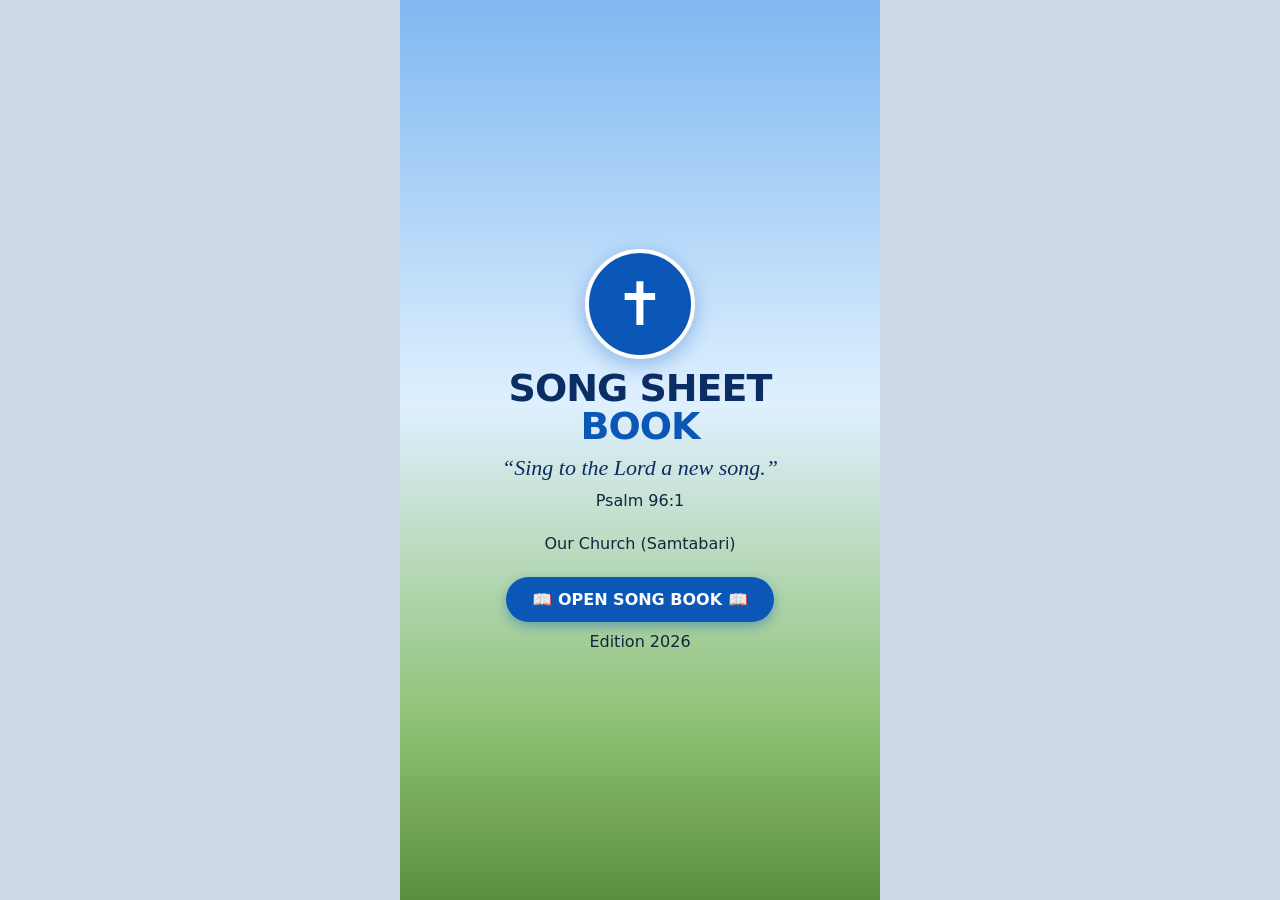
<file: index.html>
<!DOCTYPE html>
<html lang="en"><head><meta charset="utf-8">
<meta name="viewport" content="width=device-width,initial-scale=1,viewport-fit=cover">
<meta name="theme-color" content="#0b57b7"><title>Song Sheet Book</title>
<style>
:root{--b:#0b57b7;--bd:#083f86;--bg:#f2f7fd;--tx:#12263f;--mu:#6b7c93;--ln:#dde6f2;--fs:17px}
*{box-sizing:border-box;margin:0;-webkit-tap-highlight-color:transparent}
html,body{height:100%}body{font-family:system-ui,-apple-system,"Segoe UI",sans-serif;background:#cfd9e8;color:var(--tx)}
#app{max-width:480px;height:100%;margin:auto;background:var(--bg);position:relative;overflow:hidden;display:flex;flex-direction:column}
button,input,textarea,select{font:inherit;color:inherit}button{border:0;background:none;cursor:pointer}
.bar{background:var(--b);color:#fff;display:flex;align-items:center;gap:8px;padding:calc(10px + env(safe-area-inset-top)) 12px 12px;flex:none}
.bar h1{flex:1;text-align:center;font-size:18px;font-weight:600;white-space:nowrap;overflow:hidden;text-overflow:ellipsis}
.ib{color:#fff;font-size:22px;width:38px;height:38px;border-radius:50%}.ib:active{background:#fff3}
.main{flex:1;overflow-y:auto;padding:14px}
.nav{display:flex;background:#fff;border-top:1px solid var(--ln);padding-bottom:env(safe-area-inset-bottom);flex:none}
.nav button{flex:1;padding:8px 0;font-size:11px;color:var(--mu);display:flex;flex-direction:column;align-items:center;gap:2px}
.nav button span{font-size:20px}.nav .on{color:var(--b);font-weight:600}
.splash{background:linear-gradient(#7fb8f0,#dff0ff 45%,#8fc274 80%,#5a8f3d);height:100%;display:flex;flex-direction:column;align-items:center;justify-content:center;text-align:center;padding:24px;gap:10px}
.logo{width:110px;height:110px;border-radius:50%;background:var(--b);color:#fff;display:grid;place-items:center;font-size:60px;border:4px solid #fff;box-shadow:0 6px 20px #0b57b755}
.splash h1{font-size:38px;line-height:1;color:#0a2d63;font-weight:900;letter-spacing:-1px}.splash h1 b{color:var(--b);display:block}
.splash em{font:italic 22px Georgia,serif;color:#0a2d63}
.btn{background:var(--b);color:#fff;padding:13px 26px;border-radius:30px;font-weight:700;box-shadow:0 4px 12px #0b57b766}
.btn.sec{background:#fff;color:var(--b);border:1px solid var(--b);box-shadow:none}.btn.dng{background:#c62828}
.hero{background:linear-gradient(#cfe6fb,#f2f7fd);border-radius:18px;padding:18px;text-align:center}
.hero .logo{width:80px;height:80px;font-size:42px;margin:0 auto 8px}
.hero h2{font-size:24px;font-weight:900;color:#0a2d63}.hero p{color:var(--tx)}
.verse{text-align:center;margin:16px 0;font-weight:700;color:var(--bd);font-size:18px}.verse small{display:block;font-weight:400;color:var(--tx);font-size:14px}
.grid{display:grid;grid-template-columns:1fr 1fr;gap:12px}
.tile{border-radius:16px;color:#fff;padding:20px 8px;display:flex;flex-direction:column;align-items:center;gap:4px;font-weight:700;font-size:18px;box-shadow:0 4px 10px #0002}
.tile span{font-size:34px}.tile small{font-weight:400;font-size:13px}
.search{display:flex;gap:8px;background:#fff;border:1.5px solid var(--b);border-radius:14px;padding:4px 12px;margin-bottom:10px}
.search input{flex:1;border:0;outline:0;padding:9px 0;background:none}
.chips{display:flex;gap:8px;overflow-x:auto;margin-bottom:6px;padding-bottom:4px}
.chip{padding:7px 16px;border-radius:20px;background:#e3edf9;color:var(--bd);white-space:nowrap;font-size:14px}.chip.on{background:var(--b);color:#fff}
.row{display:flex;align-items:center;gap:12px;padding:12px 2px;border-bottom:1px solid var(--ln);width:100%;text-align:left}
.num{width:34px;height:34px;border-radius:50%;background:var(--b);color:#fff;display:grid;place-items:center;font-weight:700;font-size:14px;flex:none}
.row div{flex:1;min-width:0}.row b{display:block;font-weight:600}.row small{color:var(--mu)}.row i{color:var(--mu);font-style:normal;font-size:20px}
.note{background:#e3edf9;border-radius:12px;padding:12px;text-align:center;font-size:14px;margin-top:12px}
.song{background:linear-gradient(#e8f2fd,#fff);flex:1;overflow-y:auto;padding:16px 20px;font-size:var(--fs);line-height:1.5}
.song h2{text-align:center;font-size:1.25em;color:var(--bd)}.song .sub{text-align:center;color:var(--mu);font-size:.8em;margin-bottom:12px}
.tag{display:inline-block;background:var(--b);color:#fff;font-size:.72em;font-weight:600;padding:1px 10px;border-radius:8px;margin-top:10px}
.sec p{white-space:pre-wrap;margin-top:2px}.amen{font:italic 1.5em Georgia,serif;color:var(--b);text-align:right;margin-top:12px}
label{display:block;font-size:13px;color:var(--mu);margin:12px 0 4px}
.f{width:100%;background:#fff;border:1px solid var(--ln);border-radius:10px;padding:10px;outline:0}.f:focus{border-color:var(--b)}
textarea.f{min-height:300px;font-family:ui-monospace,Menlo,monospace;font-size:14px}
.acts{display:flex;gap:10px;margin-top:16px;flex-wrap:wrap}.acts .btn{flex:1;text-align:center;padding:12px 8px}
.drawer{position:absolute;inset:0;display:flex;z-index:9}.drawer .sheet{width:78%;background:#fff;padding:calc(30px + env(safe-area-inset-top)) 16px 16px;display:flex;flex-direction:column;gap:4px}.drawer .shade{flex:1;background:#0006}
.drawer .head{display:flex;gap:12px;align-items:center;margin-bottom:16px}.drawer .logo{width:56px;height:56px;font-size:30px;border-width:2px;flex:none}
.drawer button.m{text-align:left;padding:13px 12px;border-radius:10px;font-size:16px}.drawer .m.on{background:#e3edf9;color:var(--b);font-weight:600}
.card{background:#fff;border-radius:14px;padding:16px;line-height:1.5}
.toast{position:absolute;left:50%;bottom:90px;transform:translateX(-50%);background:#12263f;color:#fff;padding:9px 18px;border-radius:20px;font-size:14px;z-index:20}
</style></head><body><div id="app"></div>
<script>
const DEF={name:"Our Church (Samtabari)",edition:"Edition 2026",verse:"Righteousness exalts a nation.",ref:"Proverbs 14:34",fs:17,
about:"Welcome to our church song book. Use Edit to add, change or remove songs.",
songs:[
{t:"Thangwn Na Ang Akhai Gwja",c:"General",l:"Chorus:\nTangwnna ang akhai gwja\nBasiagrani katiao?\nJisu Iswr nangai\nAngni jwng phwrang ao.\n\nVerse 1:\nAngni jisu, angni jisu\nJwngni hwna gwja,\nAngni jibon, angni pran\nTao Iswrnao.\n\nChorus:\nTangwnna ang akhai gwja\nBasiagrani katiao?\nJisu Iswr nangai\nAngni jwng phwrang ao.\n\nBridge:\nNangnao jisu, nangnao jisu\nAngni jibon ni\nAmen."},
{t:"Jesus Loves Me",c:"General",l:""},{t:"My Prayer",c:"General",l:""},
{t:"Afa jwng baknaiw, da kwmsia tangbai",c:"General",l:""},{t:"Afa, Iswr kaolaiw jwngw",c:"General",l:""},
{t:"Hallelujah",c:"Praise & Worship",l:""},{t:"Jisu Ni Chwng",c:"Christian Life",l:""},{t:"O Lord, Hear My Prayer",c:"General",l:""}]};
let D;try{D=JSON.parse(localStorage.getItem("ssb"))}catch(e){}
if(!D||!D.songs)D=JSON.parse(JSON.stringify(DEF));
const save=()=>{try{localStorage.setItem("ssb",JSON.stringify(D))}catch(e){}};
const esc=s=>String(s??"").replace(/[&<>"]/g,c=>({"&":"&amp;","<":"&lt;",">":"&gt;",'"':"&quot;"}[c]));
const hs=s=>{let a=5381,b=52711;for(const c of s){a=Math.imul(a,33)^c.charCodeAt(0);b=(Math.imul(b,31)+c.charCodeAt(0))>>>0}return (a>>>0).toString(36)+b.toString(36)};
const AU="br97rc1etlrlm",AP="afap1nz4scr9";
const A=document.getElementById("app");
let S={auth:false,v:"splash",cat:"All",q:"",i:0,drawer:false,back:"home"};
const go=(v,x={})=>{if(v==="song"||v==="edit")x.back=x.back||(S.v==="edit"?S.back:S.v);Object.assign(S,x,{v,drawer:false});draw()};
const toast=m=>{const d=document.createElement("div");d.className="toast";d.textContent=m;A.append(d);setTimeout(()=>d.remove(),1800)};
const cats=()=>["All",...new Set(D.songs.map(s=>s.c).filter(Boolean))];
const parse=t=>{const o=[];let c=null;for(const ln of (t||"").split("\n")){const m=ln.match(/^\s*([^:]{1,30}):\s*$/);if(m){c={h:m[1],l:[]};o.push(c)}else{if(!c){c={h:"",l:[]};o.push(c)}c.l.push(ln)}}return o.map(s=>({h:s.h,t:s.l.join("\n").trim()})).filter(s=>s.t||s.h)};
const bar=(t,l,r)=>`<div class="bar">${l||'<span style="width:38px"></span>'}<h1>${t}</h1>${r||'<span style="width:38px"></span>'}</div>`;
const menu='<button class="ib" data-a="drawer">☰</button>',back='<button class="ib" data-a="back">←</button>';
const nav=()=>`<div class="nav">${[["home","🏠","Home"],["list","🎵","Song List"],["about","📖","About"],["settings","⚙️","Settings"],["admin","🔒","Admin"]].map(([k,i,t])=>`<button data-a="go" data-v="${k}" class="${S.v===k||(k==="list"&&S.v==="search")?"on":""}"><span>${i}</span>${t}</button>`).join("")}</div>`;
const rows=a=>a.map(({s,n})=>`<button class="row" data-a="open" data-i="${n}"><span class="num">${n+1}</span><div><b>${esc(s.t)}</b><small>${esc(s.c)}</small></div><i>›</i></button>`).join("")||'<p class="note">No songs found.</p>';
const withN=()=>D.songs.map((s,n)=>({s,n}));
function draw(){let h="";const v=S.v;
if(v==="splash")h=`<div class="splash"><div class="logo">✝</div><h1>SONG SHEET<b>BOOK</b></h1><em>“Sing to the Lord a new song.”</em><div>Psalm 96:1</div><div style="margin:14px">${esc(D.name)}</div><button class="btn" data-a="go" data-v="home">📖 OPEN SONG BOOK 📖</button><div>${esc(D.edition)}</div></div>`;
else if(v==="home")h=bar("Song Sheet Book",menu,'<button class="ib" data-a="go" data-v="search">🔍</button>')+`<div class="main"><div class="hero"><div class="logo">✝</div><h2>SONG SHEET BOOK</h2><p>${esc(D.name)}</p></div><div class="verse">“${esc(D.verse)}”<small>${esc(D.ref)}</small></div><div class="grid">${[["list","🎵","Song List","View all songs","#1e88e5"],["search","🔍","Search","Find your song","#2eb84a"],["about","📖","About Us","Our Church","#7b3fc4"],["settings","⚙️","Settings","App Info","#f39c12"]].map(([k,i,t,s,c])=>`<button class="tile" data-a="go" data-v="${k}" style="background:${c}"><span>${i}</span>${t}<small>${s}</small></button>`).join("")}</div></div>`;
else if(v==="list"){const a=withN().filter(x=>S.cat==="All"||x.s.c===S.cat);h=bar("Song List",menu)+`<div class="main"><div class="search">🔍<input id="q" placeholder="Search song..." data-a="gosearch"></div><div class="chips">${cats().map(c=>`<button class="chip ${c===S.cat?"on":""}" data-a="cat" data-c="${esc(c)}">${esc(c)}</button>`).join("")}</div>${rows(a)}</div>`+nav()}
else if(v==="search"){const q=S.q.toLowerCase();const a=q?withN().filter(x=>(x.s.t+" "+x.s.l+" "+x.s.c).toLowerCase().includes(q)):[];h=bar("Search Songs",back)+`<div class="main"><div class="search">🔍<input id="q" value="${esc(S.q)}" placeholder="Search title or lyrics" autofocus></div><div id="res">${rows(a)}${q?`<div class="note">Found ${a.length} result${a.length==1?"":"s"} for “${esc(S.q)}”</div>`:""}</div></div>`+nav()}
else if(v==="song"){const s=D.songs[S.i];if(!s)return go("list");h=bar(esc(s.t),back)+`<div class="song"><h2>${esc(s.t)}</h2><div class="sub">(Song – ${S.i+1})</div>${s.l.trim()?parse(s.l).map(x=>`<div class="sec">${x.h?`<span class="tag">${esc(x.h)}</span>`:""}<p>${esc(x.t)}</p></div>`).join(""):'<p class="note">No lyrics yet. Ask an admin to add them.</p>'}<div class="amen">Amen.</div></div><div class="nav"><button data-a="prev"><span>‹</span>Back</button><button data-a="go" data-v="home"><span>🏠</span>Home</button><button data-a="next"><span>›</span>Next</button></div>`}
else if(v==="edit"){if(!S.auth)return go("admin");const n=S.i<0,s=n?{t:"",c:"General",l:""}:D.songs[S.i];h=bar(n?"Add Song":"Edit Song",back)+`<div class="main"><label>Song title</label><input class="f" id="et" value="${esc(s.t)}"><label>Category</label><input class="f" id="ec" list="cl" value="${esc(s.c)}"><datalist id="cl">${cats().filter(c=>c!=="All").map(c=>`<option>${esc(c)}`).join("")}</datalist><label>Lyrics — put a line like “Chorus:” or “Verse 1:” before each part</label><textarea class="f" id="el">${esc(s.l)}</textarea><div class="acts"><button class="btn" data-a="savesong">Save song</button>${n?"":'<button class="btn dng" data-a="del">Delete</button>'}${n?"":'<button class="btn sec" data-a="up">↑ Move up</button><button class="btn sec" data-a="down">↓ Move down</button>'}</div></div>`}
else if(v==="about")h=bar("About Us",menu)+`<div class="main"><div class="hero"><div class="logo">✝</div><h2>${esc(D.name)}</h2></div><div class="card" style="margin-top:14px;white-space:pre-wrap">${esc(D.about)}</div></div>`+nav();
else if(v==="settings")h=bar("Settings",menu)+`<div class="main"><label>Lyrics text size: <b id="fv">${D.fs}</b>px</label><input type="range" id="sf" min="13" max="30" value="${D.fs}" style="width:100%"><div class="acts"><button class="btn" data-a="savesett">Save settings</button></div><div class="card" style="margin-top:20px"><b>${esc(D.name)}</b><br>${esc(D.edition)}<br>${D.songs.length} songs</div></div>`+nav();
else if(v==="admin"){if(!S.auth)h=bar("Admin Login",menu)+`<div class="main"><div class="card">Only church admins can add, edit or delete songs.</div><label>User name</label><input class="f" id="lu" autocapitalize="off" autocomplete="username"><label>Password</label><input class="f" id="lp" type="password" autocomplete="current-password"><div class="acts"><button class="btn" data-a="login">Log in</button></div></div>`+nav();
else h=bar("Admin",menu,'<button class="ib" data-a="logout" title="Log out">⎋</button>')+`<div class="main"><div class="acts" style="margin-top:0"><button class="btn" data-a="new">＋ Add new song</button></div><label>All songs</label>${D.songs.map((x,n)=>`<div class="row"><span class="num">${n+1}</span><div><b>${esc(x.t)}</b><small>${esc(x.c)}</small></div><button class="chip" data-a="edit" data-i="${n}">Edit</button><button class="chip" style="color:#c62828" data-a="del" data-i="${n}">Delete</button></div>`).join("")}<label style="margin-top:22px">Church info</label><input class="f" id="sn" value="${esc(D.name)}" placeholder="Church name"><input class="f" id="se" value="${esc(D.edition)}" placeholder="Edition" style="margin-top:8px"><input class="f" id="sv" value="${esc(D.verse)}" placeholder="Home verse" style="margin-top:8px"><input class="f" id="sr" value="${esc(D.ref)}" placeholder="Verse reference" style="margin-top:8px"><textarea class="f" id="sa" style="min-height:90px;font-family:inherit;margin-top:8px" placeholder="About text">${esc(D.about)}</textarea><div class="acts"><button class="btn" data-a="saveinfo">Save church info</button></div><div class="acts"><button class="btn sec" data-a="export">Export songs</button><label class="btn sec" style="margin:0">Import<input type="file" id="imp" accept=".json" hidden></label></div><div class="acts"><button class="btn dng" data-a="reset">Reset to default</button><button class="btn sec" data-a="logout">Log out</button></div></div>`+nav()}
if(S.drawer)h+=`<div class="drawer"><div class="sheet"><div class="head"><div class="logo">✝</div><div><b>Song Sheet Book</b><br><small>${esc(D.name)}</small></div></div>${[["home","🏠","Home"],["list","🎵","Song List"],["search","🔍","Search"],["about","📖","About Us"],["settings","⚙️","Settings"],["admin","🔒","Admin"]].map(([k,i,t])=>`<button class="m ${S.v===k?"on":""}" data-a="go" data-v="${k}">${i}  ${t}</button>`).join("")}<p style="margin-top:auto;color:var(--mu);font-size:13px">“Sing to the Lord a new song.” Psalm 96:1<br>${esc(D.edition)}</p></div><div class="shade" data-a="drawer"></div></div>`;
A.innerHTML=h;document.documentElement.style.setProperty("--fs",D.fs+"px");
const q=document.getElementById("q");if(q&&v==="search"){q.focus();q.setSelectionRange(99,99)}
const im=document.getElementById("imp");if(im)im.onchange=e=>{const f=e.target.files[0];if(!f)return;const r=new FileReader();r.onload=()=>{try{const x=JSON.parse(r.result);if(!x.songs)throw 0;D=x;save();toast("Imported");go("list")}catch(_){toast("Invalid file")}};r.readAsText(f)};
const sf=document.getElementById("sf");if(sf)sf.oninput=()=>{document.getElementById("fv").textContent=sf.value;document.documentElement.style.setProperty("--fs",sf.value+"px")};}
const g=id=>document.getElementById(id).value;
A.addEventListener("input",e=>{if(e.target.id==="q"){if(S.v==="list"){S.q=e.target.value;go("search")}else{S.q=e.target.value;const q=S.q.toLowerCase(),a=q?withN().filter(x=>(x.s.t+" "+x.s.l+" "+x.s.c).toLowerCase().includes(q)):[];document.getElementById("res").innerHTML=rows(a)+(q?`<div class="note">Found ${a.length} result${a.length==1?"":"s"} for “${esc(S.q)}”</div>`:"")}}});
A.addEventListener("click",e=>{const t=e.target.closest("[data-a]");if(!t||t.tagName==="INPUT")return;const a=t.dataset.a,d=t.dataset,n=D.songs.length;
if(a==="go"){if(d.v==="search")S.q="";go(d.v)}
else if(a==="drawer"){S.drawer=!S.drawer;draw()}
else if(a==="back")go(S.v==="search"?"home":S.back||"home");
else if(a==="cat"){S.cat=d.c;draw()}
else if(a==="open")go("song",{i:+d.i});
else if(a==="prev"){S.i=(S.i-1+n)%n;draw()}else if(a==="next"){S.i=(S.i+1)%n;draw()}
else if(a==="new")go("edit",{i:-1,back:"admin"});else if(a==="edit")go("edit",{i:+d.i,back:"admin"});
else if(a==="login"){if(hs(g("lu").trim())===AU&&hs(g("lp"))===AP){S.auth=true;toast("Welcome, admin");draw()}else toast("Wrong user name or password")}
else if(a==="logout"){S.auth=false;go("home")}
else if(a==="savesong"){const s={t:g("et").trim(),c:g("ec").trim()||"General",l:g("el")};if(!s.t)return toast("Enter a title");if(S.i<0){D.songs.push(s);S.i=n}else D.songs[S.i]=s;save();toast("Saved");go("admin")}
else if(a==="del"){if(!S.auth)return;if(confirm("Delete this song?")){D.songs.splice(d.i!==undefined?+d.i:S.i,1);save();go("admin")}}
else if(a==="up"||a==="down"){const j=S.i+(a==="up"?-1:1);if(j<0||j>=n)return;[D.songs[S.i],D.songs[j]]=[D.songs[j],D.songs[S.i]];S.i=j;save();toast("Moved to #"+(j+1))}
else if(a==="savesett"){D.fs=+g("sf");save();toast("Settings saved")}
else if(a==="saveinfo"){Object.assign(D,{name:g("sn"),edition:g("se"),verse:g("sv"),ref:g("sr"),about:g("sa")});save();toast("Saved")}
else if(a==="export"){const b=new Blob([JSON.stringify(D,null,2)],{type:"application/json"}),l=document.createElement("a");l.href=URL.createObjectURL(b);l.download="songs.json";l.click()}
else if(a==="reset"){if(S.auth&&confirm("Erase all changes and restore the default songs?")){D=JSON.parse(JSON.stringify(DEF));save();go("home")}}});
draw();
</script></body></html>
</file>
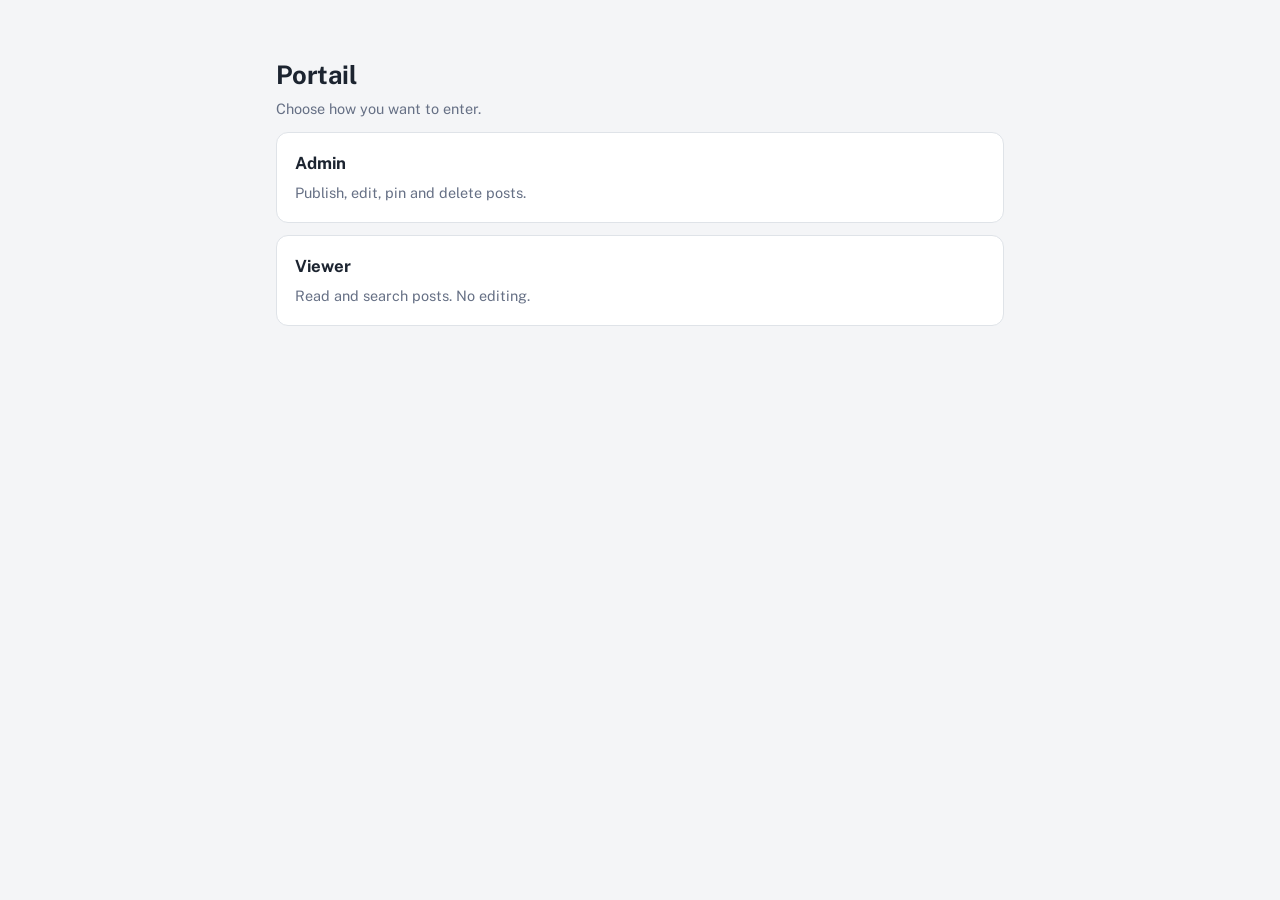
<file: portail.html>
<!DOCTYPE html>
<html lang="en">
<head>
<meta charset="utf-8">
<meta name="viewport" content="width=device-width, initial-scale=1, viewport-fit=cover">
<title>Portail</title>
<link href="https://fonts.googleapis.com/css2?family=Public+Sans:wght@400;600;700&display=swap" rel="stylesheet">
<style>
:root{--bg:#f4f5f7;--card:#fff;--ink:#1c2430;--mute:#667085;--line:#dfe3e8;--acc:#0f766e;--accfg:#fff;--warn:#b45309;--warnbg:#fef3c7;
box-sizing:border-box;padding-top:env(safe-area-inset-top,0px);padding-bottom:env(safe-area-inset-bottom,0px)}
@media (prefers-color-scheme:dark){:root:not([data-theme="light"]){--bg:#12171e;--card:#1b222c;--ink:#e8ecf1;--mute:#98a2b3;--line:#2c3643;--acc:#2dd4bf;--accfg:#06201d;--warn:#fbbf24;--warnbg:#3a2c0a}}
:root[data-theme="dark"]{--bg:#12171e;--card:#1b222c;--ink:#e8ecf1;--mute:#98a2b3;--line:#2c3643;--acc:#2dd4bf;--accfg:#06201d;--warn:#fbbf24;--warnbg:#3a2c0a}
html{scroll-padding-top:env(safe-area-inset-top,0px)}
*{box-sizing:border-box}
body{margin:0;background:var(--bg);color:var(--ink);font:16px/1.5 "Public Sans",system-ui,sans-serif}
.wrap{max-width:760px;margin:0 auto;padding:16px}
h1{font-size:1.6rem;margin:0 0 4px;letter-spacing:-.02em}
h2{font-size:1.05rem;margin:0 0 6px}
p{margin:0}.mute{color:var(--mute);font-size:.9rem}
button,input,select,textarea{font:inherit;color:inherit}
.btn{background:var(--acc);color:var(--accfg);border:0;border-radius:8px;padding:10px 16px;font-weight:600;cursor:pointer}
.btn.ghost{background:transparent;color:var(--ink);border:1px solid var(--line)}
.btn.sm{padding:6px 10px;font-size:.85rem}
.btn.danger{background:transparent;color:#d92d20;border:1px solid var(--line)}
:focus-visible{outline:2px solid var(--acc);outline-offset:2px}
input,select,textarea{width:100%;background:var(--card);border:1px solid var(--line);border-radius:8px;padding:10px}
textarea{min-height:80px;resize:vertical}
.login{display:grid;gap:12px;margin-top:40px}
.role{display:block;width:100%;text-align:left;background:var(--card);border:1px solid var(--line);border-radius:12px;padding:18px;cursor:pointer}
.role:hover{border-color:var(--acc)}
.top{display:flex;justify-content:space-between;align-items:center;gap:8px;margin-bottom:16px}
.badge{display:inline-block;font-size:.75rem;font-weight:700;padding:2px 8px;border-radius:99px;background:var(--acc);color:var(--accfg)}
.badge.admin{background:var(--warnbg);color:var(--warn)}
.tools{display:flex;gap:8px;margin-bottom:12px}
.tools select{width:auto}
.post{background:var(--card);border:1px solid var(--line);border-radius:12px;padding:14px;margin-bottom:10px}
.post.pin{border-left:4px solid var(--acc)}
.meta{display:flex;gap:8px;align-items:center;flex-wrap:wrap;margin-bottom:6px}
.cat{font-size:.78rem;color:var(--mute)}
.acts{display:flex;gap:6px;margin-top:10px;flex-wrap:wrap}
.form{background:var(--card);border:1px solid var(--line);border-radius:12px;padding:14px;margin-bottom:16px;display:grid;gap:8px}
.stats{display:flex;gap:16px;margin:0 0 14px}
.stats b{font-size:1.3rem;display:block}
.empty{text-align:center;padding:30px;color:var(--mute)}
.ph{width:100%;max-height:360px;object-fit:cover;border-radius:8px;margin:8px 0;cursor:zoom-in;display:block}
.pv img{max-width:140px;border-radius:8px;display:block;margin-bottom:6px}
.lb{position:fixed;inset:0;background:rgba(0,0,0,.88);display:flex;flex-direction:column;align-items:center;justify-content:center;gap:12px;padding:16px;z-index:9}
.lb img{max-width:100%;max-height:78%;border-radius:8px}.lb p{color:#ddd;font-size:.85rem}
[hidden]{display:none!important}
</style>
</head>
<body>
<div class="wrap" id="app"></div>
<script>
const KEY="portail_posts_v1";
const seed=[
{id:1,title:"Welcome to the portal",body:"Find company news, notices and documents here. Viewers can read everything; admins publish and edit.",cat:"General",pin:true,date:"2026-10-01"},
{id:2,title:"Office closed Friday",body:"The office is closed this Friday for maintenance. Remote work is expected.",cat:"Notice",pin:false,date:"2026-10-03"},
{id:3,title:"New expense policy",body:"Expenses above 200 EUR now need manager approval before purchase.",cat:"Policy",pin:false,date:"2026-10-05"}];
let posts=load(),role=null,q="",cat="All",editId=null,photo=null,delId=null,dr=null;
function load(){try{const v=localStorage.getItem(KEY);if(v)return JSON.parse(v)}catch(e){}return seed.slice()}
function save(){try{localStorage.setItem(KEY,JSON.stringify(posts))}catch(e){}}
const esc=s=>String(s).replace(/[&<>"']/g,c=>({"&":"&amp;","<":"&lt;",">":"&gt;",'"':"&quot;","'":"&#39;"}[c]));
const $=s=>document.querySelector(s);

function render(){
 const app=$("#app");
 if(!role){
  app.innerHTML=`<div class="login"><div><h1>Portail</h1><p class="mute">Choose how you want to enter.</p></div>
  <button class="role" data-r="admin"><h2>Admin</h2><p class="mute">Publish, edit, pin and delete posts.</p></button>
  <button class="role" data-r="viewer"><h2>Viewer</h2><p class="mute">Read and search posts. No editing.</p></button></div>`;
  app.querySelectorAll(".role").forEach(b=>b.onclick=()=>{role=b.dataset.r==="admin"?"adminlogin":"viewer";render()});
  return;
 }
 if(role==="adminlogin"){
  const cr=getCred();
  app.innerHTML=`<div class="login"><div><h1>${cr?"Admin sign in":"Create admin account"}</h1><p class="mute">${cr?"Enter your admin username and password.":"First time here. Choose the admin username and password (6+ characters)."}</p></div>
  <div class="form"><input id="u" placeholder="Username" autocomplete="username" aria-label="Username">
  <input id="pw" type="password" placeholder="Password" autocomplete="${cr?"current-password":"new-password"}" aria-label="Password">
  ${cr?"":`<input id="pw2" type="password" placeholder="Confirm password" autocomplete="new-password" aria-label="Confirm password">`}
  <p class="mute" id="err" role="alert" style="color:#d92d20"></p>
  <div class="acts"><button class="btn" id="go">${cr?"Sign in":"Create account"}</button><button class="btn ghost" id="back">Back</button></div></div></div>`;
  $("#back").onclick=()=>{role=null;render()};
  const go=async()=>{
   const u=$("#u").value.trim(),pw=$("#pw").value,er=$("#err");
   if(!u||!pw){er.textContent="Enter a username and password.";return}
   if(cr){
    if(u.toLowerCase()===cr.u.toLowerCase()&&await hash(pw,cr.s)===cr.h){role="admin";render()}
    else er.textContent="Wrong username or password.";
   }else{
    if(pw.length<6){er.textContent="Use at least 6 characters.";return}
    if(pw!==$("#pw2").value){er.textContent="Passwords do not match.";return}
    const sl=Math.random().toString(36).slice(2);
    try{localStorage.setItem(CK,JSON.stringify({u,s:sl,h:await hash(pw,sl)}))}catch(e){er.textContent="Could not save the account in this browser.";return}
    role="admin";render();
   }
  };
  $("#go").onclick=go;
  app.querySelectorAll("input").forEach(i=>i.onkeydown=ev=>{if(ev.key==="Enter")go()});
  return;
 }
 const admin=role==="admin";
 const cats=["All",...new Set(posts.map(p=>p.cat))];
 const list=posts.filter(p=>(cat==="All"||p.cat===cat)&&(p.title+p.body).toLowerCase().includes(q.toLowerCase()))
  .sort((a,b)=>(b.pin-a.pin)||b.date.localeCompare(a.date));
 const e=posts.find(p=>p.id===editId);
 app.innerHTML=`
 <div class="top"><div><h1>${admin?"Admin console":"Portail"}</h1><span class="badge ${admin?"admin":""}">${admin?"Admin":"Viewer"}</span></div>
 <button class="btn ghost sm" id="out">Switch role</button></div>
 ${admin?`<div class="stats"><div><b>${posts.length}</b><span class="mute">Posts</span></div><div><b>${posts.filter(p=>p.pin).length}</b><span class="mute">Pinned</span></div></div>
 <div class="form"><h2>${e?"Edit post":"New post"}</h2>
  <input id="t" placeholder="Title" value="${esc(dr?dr.t:e?e.title:"")}" aria-label="Title">
  <textarea id="b" placeholder="Message" aria-label="Message">${esc(dr?dr.b:e?e.body:"")}</textarea>
  <div class="pv" id="pv">${photo?`<img src="${photo}" alt="Selected photo"><button class="btn danger sm" id="rp">Remove photo</button>`:""}</div>
  <label class="mute" for="p">Photo: pick a file from this device, take one with the camera, or paste/drop an image copied from a browser tab.</label>
  <input id="p" type="file" accept=".jpg,.jpeg,.png,.gif,.webp,.bmp,.avif,image/jpeg,image/png,image/webp,image/gif">
  <input id="pc" type="file" accept="image/*" capture="environment" aria-label="Take photo" style="display:none"><button class="btn ghost sm" type="button" id="cam">Take photo with camera</button>
  <input id="c" placeholder="Category (e.g. Notice)" value="${esc(dr?dr.c:e?e.cat:"")}" aria-label="Category">
  <p class="mute" id="fe" role="alert" style="color:#d92d20"></p>
  <div class="acts"><button class="btn" id="save">${e?"Save changes":"Publish"}</button>${e?`<button class="btn ghost" id="cancel">Cancel</button>`:""}</div></div>`:""}
 <div class="tools"><input id="q" type="search" placeholder="Search posts" value="${esc(q)}" aria-label="Search posts">
 <select id="f" aria-label="Category">${cats.map(c=>`<option ${c===cat?"selected":""}>${esc(c)}</option>`).join("")}</select></div>
 ${list.length?list.map(p=>`<article class="post ${p.pin?"pin":""}"><div class="meta"><span class="cat">${esc(p.cat)}</span><span class="cat">${p.date}</span>${p.pin?'<span class="badge">Pinned</span>':""}</div>
  <h2>${esc(p.title)}</h2><p>${esc(p.body)}</p>
  ${p.photo?`<img class="ph" src="${p.photo}" alt="${esc(p.title)}" data-a="zoom" data-id="${p.id}">`:""}
  <div class="acts">${p.photo?`<button class="btn ghost sm" data-a="share" data-id="${p.id}">Share photo</button>`:""}</div>
  ${admin?`<div class="acts"><button class="btn ghost sm" data-a="pin" data-id="${p.id}">${p.pin?"Unpin":"Pin"}</button><button class="btn ghost sm" data-a="edit" data-id="${p.id}">Edit</button>${delId===p.id?`<span class="mute">Delete this post?</span><button class="btn danger sm" data-a="yes" data-id="${p.id}">Yes, delete</button><button class="btn ghost sm" data-a="no" data-id="${p.id}">Cancel</button>`:`<button class="btn danger sm" data-a="del" data-id="${p.id}">Delete</button>`}</div>`:""}</article>`).join(""):`<div class="empty">No posts found.${admin?" Publish one above.":""}</div>`}`;
 $("#out").onclick=()=>{role=null;editId=null;render()};
 $("#q").oninput=ev=>{q=ev.target.value;render();const i=$("#q");i.focus();i.setSelectionRange(q.length,q.length)};
 $("#f").onchange=ev=>{cat=ev.target.value;render()};
 if(admin){
  $("#p").onchange=ev=>usePhoto(ev.target.files&&ev.target.files[0]);
  $("#pc").onchange=ev=>usePhoto(ev.target.files&&ev.target.files[0]);
  $("#cam").onclick=()=>$("#pc").click();
  const fm=$(".form");fm.ondragover=ev=>ev.preventDefault();
  fm.ondrop=ev=>{ev.preventDefault();usePhoto([...ev.dataTransfer.files].find(f=>f.type.startsWith("image/")))};
  const rp=$("#rp");if(rp)rp.onclick=()=>{photo=null;render()};
  $("#save").onclick=()=>{
   const t=$("#t").value.trim(),b=$("#b").value.trim(),c=$("#c").value.trim()||"General";
   if(!t||!b){$("#fe").textContent="Add a title and a message.";return}
   if(e){Object.assign(e,{title:t,body:b,cat:c,photo})}
   else posts.push({id:Date.now(),title:t,body:b,cat:c,photo,pin:false,date:new Date().toISOString().slice(0,10)});
   editId=null;photo=null;dr=null;save();render();
  };
  const cn=$("#cancel");if(cn)cn.onclick=()=>{editId=null;photo=null;dr=null;render()};
  app.querySelectorAll("[data-a=pin],[data-a=edit],[data-a=del],[data-a=yes],[data-a=no]").forEach(b=>b.onclick=()=>{
   const id=+b.dataset.id,p=posts.find(x=>x.id===id);
   if(b.dataset.a==="pin")p.pin=!p.pin;
   else if(b.dataset.a==="edit"){editId=id;photo=p.photo||null;dr=null;render();scrollTo(0,0);return}
   else if(b.dataset.a==="del"){delId=id;render();return}
   else if(b.dataset.a==="no"){delId=null;render();return}
   else if(b.dataset.a==="yes"){posts=posts.filter(x=>x.id!==id);delId=null}
   save();render();
  });
 }
}
app_bind();
const CK="portail_admin_v1";
function getCred(){try{return JSON.parse(localStorage.getItem(CK))}catch(e){return null}}
async function hash(p,salt){try{const b=await crypto.subtle.digest("SHA-256",new TextEncoder().encode(salt+p));return[...new Uint8Array(b)].map(x=>x.toString(16).padStart(2,"0")).join("")}catch(e){return salt+p}}
async function usePhoto(f){const fe=$("#fe");if(!f||!fe)return;
 fe.textContent="Loading photo...";fe.style.color="";
 try{const d={t:$("#t").value,b:$("#b").value,c:$("#c").value};photo=await shrink(f);dr=d;render()}
 catch(x){fe.style.color="#d92d20";fe.textContent="This photo could not be loaded. Try a JPG or PNG."}}
document.addEventListener("paste",ev=>{if(role!=="admin"||!$("#p"))return;const f=[...(ev.clipboardData?ev.clipboardData.files:[])].find(x=>x.type.startsWith("image/"));if(f)usePhoto(f)});
function shrink(f){return new Promise((ok,no)=>{const fr=new FileReader();fr.onerror=no;fr.onload=()=>{const im=new Image();im.onerror=no;
 im.onload=()=>{const k=Math.min(1,900/Math.max(im.width,im.height)),c=document.createElement("canvas");c.width=im.width*k;c.height=im.height*k;
 c.getContext("2d").drawImage(im,0,0,c.width,c.height);ok(c.toDataURL("image/jpeg",.72))};im.src=fr.result};fr.readAsDataURL(f)})}
function lightbox(p,msg){const d=document.createElement("div");d.className="lb";d.innerHTML=`<img src="${p.photo}" alt="${esc(p.title)}"><p>${msg}</p><button class="btn">Close</button>`;
 d.onclick=ev=>{if(ev.target!==d.querySelector("img"))d.remove()};document.body.appendChild(d)}
async function sharePhoto(p){try{const b=await (await fetch(p.photo)).blob(),f=new File([b],"photo.jpg",{type:"image/jpeg"});
 if(navigator.canShare&&navigator.canShare({files:[f]})){await navigator.share({files:[f],title:p.title});return}}catch(e){if(e&&e.name==="AbortError")return}
 lightbox(p,"Sharing is not available here. Press and hold the photo to save it.")}
function app_bind(){render();document.addEventListener("click",ev=>{const b=ev.target.closest("[data-a=share],[data-a=zoom]");if(!b)return;
 const p=posts.find(x=>x.id==b.dataset.id);if(!p)return;b.dataset.a==="share"?sharePhoto(p):lightbox(p,"Tap anywhere to close.")})}
</script>
</body>
</html>
</file>
